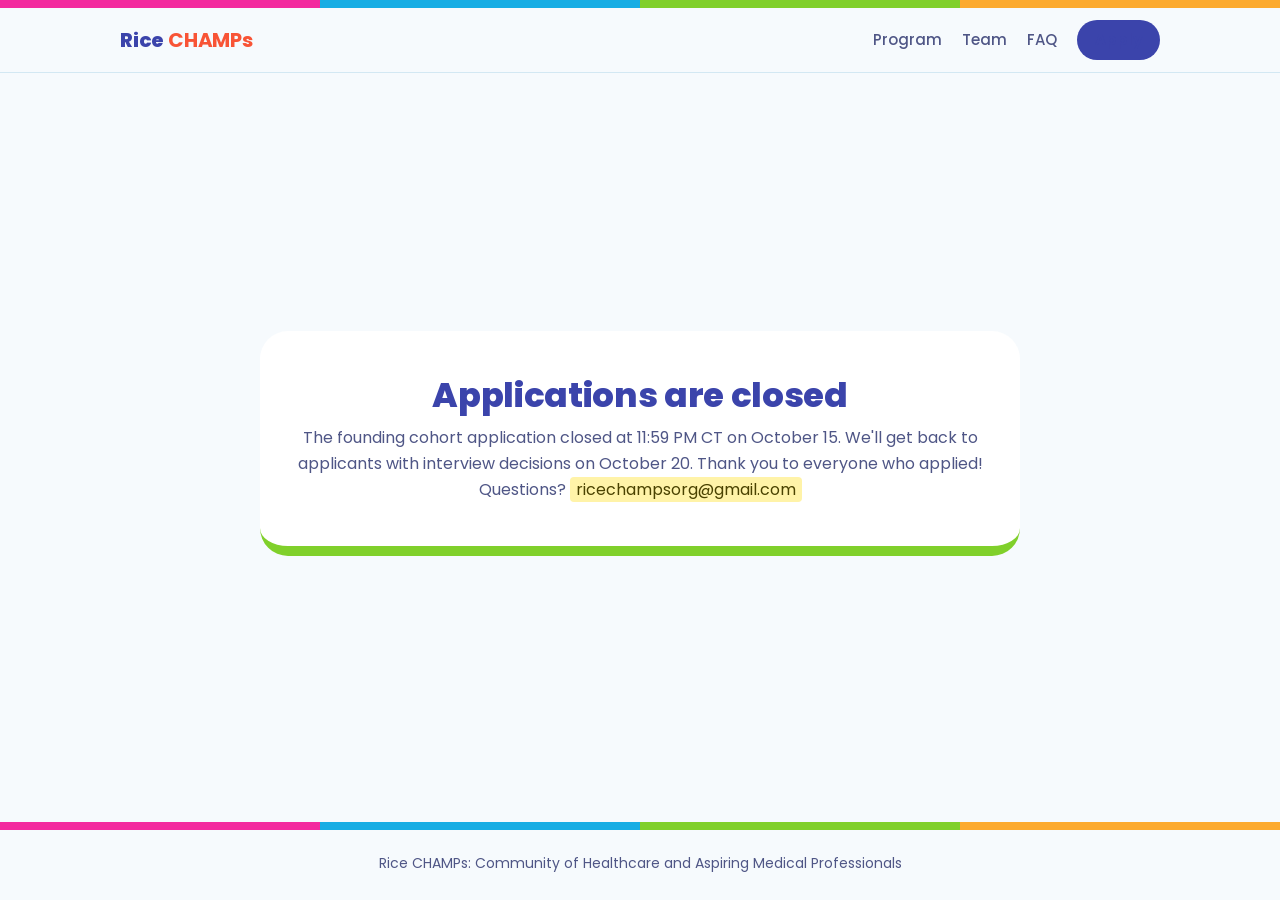
<file: apply.html>
<!DOCTYPE html>
<html lang="en">
<head>
<meta charset="utf-8">
<meta name="viewport" content="width=device-width, initial-scale=1, viewport-fit=cover">
<title>Apply | Rice CHAMPs</title>
<meta name="description" content="Apply to the Rice CHAMPs founding cohort by October 15.">
<meta property="og:title" content="Apply | Rice CHAMPs">
<meta property="og:description" content="Apply to the Rice CHAMPs founding cohort by October 15.">
<link rel="icon" type="image/png" href="logo.png">
<link rel="preconnect" href="https://fonts.googleapis.com">
<link rel="preconnect" href="https://fonts.gstatic.com" crossorigin>
<link href="https://fonts.googleapis.com/css2?family=Poppins:wght@400;500;600;700;800&display=swap" rel="stylesheet">
<link rel="stylesheet" href="style.css">
<style>
/* Sticky footer: footer sits at the bottom of the viewport even on short pages */
body{min-height:100vh;min-height:100dvh;display:flex;flex-direction:column}
body>*{flex-shrink:0}
body>main{flex:1 0 auto}
/* Closed state: hide the hero and center the closed card horizontally and vertically */
body.is-closed>main{display:flex;align-items:center;justify-content:center}
body.is-closed>main>.wrap{width:100%}
body.is-closed .hero{display:none}
body.is-closed #closed{margin-left:auto;margin-right:auto}
</style>
</head>
<body>
<div class="stripe"></div>
<header class="nav"><div class="wrap">
<a class="brand" href="index.html">Rice <b>CHAMPs</b></a>
<nav><a href="program.html">Program</a><a href="team.html">Team</a><a href="faq.html">FAQ</a><a class="pill" href="apply.html" aria-current="page">Apply</a></nav>
</div></header>
<main>
<div class="wrap">
<div class="hero small">
<h1 id="heroTitle">Rice CHAMPs Founding Cohort Application</h1>
<div class="chips" id="heroChips" style="margin:0 0 14px"><span class="chip">Due October 15</span><span class="chip">Interviews October 20</span><span class="chip">Decisions October 25</span></div>
<p class="sub" id="heroSub">Takes about 10 minutes. Volunteer at Children’s Memorial Hermann, TIRR Memorial Hermann, or rank both.</p>
</div>

<section class="formwrap">
<form id="app" novalidate>
<fieldset>
<legend>Which roles would you like to join?</legend>
<p class="hint">Select all that apply.</p>
<div class="tiles" id="roles">
<label class="tile"><input type="checkbox" name="role" value="Pediatric Volunteer" data-k="vol"><span class="box"><span><b>Volunteer</b><small>CMH: 4 hrs/week. TIRR Memorial Hermann: 3 hrs/week</small></span><i>&#10003;</i></span></label>
<label class="tile"><input type="checkbox" name="role" value="Education Committee" data-k="edu"><span class="box"><span><b>Education Committee</b><small>1 to 2 hrs/week</small></span><i>&#10003;</i></span></label>
<label class="tile"><input type="checkbox" name="role" value="Outreach Committee" data-k="out"><span class="box"><span><b>Outreach Committee</b><small>1 to 2 hrs/week</small></span><i>&#10003;</i></span></label>
<label class="tile"><input type="checkbox" name="role" value="Socials Committee" data-k="soc"><span class="box"><span><b>Socials Committee</b><small>1 to 2 hrs/week</small></span><i>&#10003;</i></span></label>
</div>
<p class="err" id="roleerr" role="alert"></p>
</fieldset>

<fieldset class="sec" data-show="vol">
<legend>Which volunteer program?</legend>
<p class="hint">Choose one program, or rank both. You'll receive one placement, based on your interview, your ranking, and each hospital's capacity.</p>
<div class="tiles" id="programs">
<label class="tile"><input type="radio" name="program" value="CMH Only" data-p="cmh" data-req><span class="box"><span><b>CMH only</b><small>Children's Memorial Hermann. Two 2-hour shifts, Mon to Sat, 9 AM to 7 PM</small></span><i>&#10003;</i></span></label>
<label class="tile"><input type="radio" name="program" value="TIRR MH Only" data-p="tirr" data-req><span class="box"><span><b>TIRR Memorial Hermann only</b><small>One 3-hour shift, Mon to Sun. In-patient 9 AM to 8 PM, Therapy Gym 9 AM to 4 PM</small></span><i>&#10003;</i></span></label>
<label class="tile"><input type="radio" name="program" value="Both, CMH First Choice" data-p="both" data-req><span class="box"><span><b>Both, CMH first choice</b><small>I'd be happy with either program</small></span><i>&#10003;</i></span></label>
<label class="tile"><input type="radio" name="program" value="Both, TIRR MH First Choice" data-p="both" data-req><span class="box"><span><b>Both, TIRR Memorial Hermann first choice</b><small>I'd be happy with either program</small></span><i>&#10003;</i></span></label>
</div>
<p class="err" id="progerr" role="alert"></p>
</fieldset>

<fieldset>
<legend>About you</legend>
<p class="hint">&nbsp;</p>
<div class="grid2">
<label class="f"><span class="n">Name (First and Last)</span><input id="f-name" required autocomplete="name"></label>
<label class="f"><span class="n">Rice Email</span><input id="f-email" type="email" required autocomplete="email"></label>
<label class="f"><span class="n">College and Expected Graduation Date</span><input id="f-year" required placeholder="e.g. Baker, May 2029"></label>
<label class="f"><span class="n">Phone number</span><input id="f-phone" type="tel" required autocomplete="tel"></label>
</div>
<label class="f" style="margin-top:14px"><span class="n">Major(s) and Minor(s)</span><input id="f-major" required></label>
</fieldset>

<fieldset>
<legend>Your answers</legend>
<p class="hint">Short answers are great. Word limits are shown under each box.</p>
<div class="qs">
<label class="f"><span class="n">Why are you interested in joining Rice CHAMPs? (150 words max)</span><textarea id="f-why" required data-max="150"></textarea></label>
<div class="cq" data-show="cmh" style="--c:var(--pink)">
<p class="lbl" style="font-size:17px">CMH volunteer questions</p>
<fieldset class="yn"><legend class="n">CMH shifts: Mon to Sat, 9 AM to 7 PM. Can you commit to two 2-hour shifts per week in spring semester?</legend>
<label class="chk"><input type="radio" name="cmhok" value="Yes" data-req><span>Yes</span></label>
<label class="chk"><input type="radio" name="cmhok" value="No" data-req><span>No</span></label></fieldset>
<label class="f"><span class="n">The CMH program focuses on providing companionship, comfort, and emotional support to children and their families. Describe a time when you helped someone feel supported during a difficult or stressful situation. (150 words max)</span><textarea id="f-supported" data-req data-max="150"></textarea></label>
</div>

<div class="cq" data-show="tirr" style="--c:var(--blue)">
<p class="lbl" style="font-size:17px">TIRR Memorial Hermann volunteer questions</p>
<fieldset class="yn"><legend class="n">TIRR MH shifts: Mon to Sun, 9 AM to 8 PM for in-patient shifts and 9 AM to 4 PM for Therapy Gym shifts. Can you commit to one 3-hour shift per week in spring semester?</legend>
<label class="chk"><input type="radio" name="tirrok" value="Yes" data-req><span>Yes</span></label>
<label class="chk"><input type="radio" name="tirrok" value="No" data-req><span>No</span></label></fieldset>
<label class="f"><span class="n">The TIRR MH program focuses on supporting patients and families through the long, often unpredictable process of rehabilitation after a serious injury or illness. Describe a time when you stayed patient and supportive while someone worked through a slow or discouraging process, and what you learned from it. (150 words max)</span><textarea id="f-tirrwhy" data-req data-max="150"></textarea></label>
</div>
<div class="cq" data-show="edu" style="--c:var(--blue)"><label class="f"><span class="n">Education Committee: Why are you interested, and what would you bring? (100 words max)</span><textarea data-req data-max="100"></textarea></label></div>
<div class="cq" data-show="out" style="--c:var(--green)"><label class="f"><span class="n">Outreach Committee: Why are you interested, and what would you bring? (100 words max)</span><textarea data-req data-max="100"></textarea></label></div>
<div class="cq" data-show="soc" style="--c:var(--orange)"><label class="f"><span class="n">Socials Committee: Why are you interested, and what would you bring? (100 words max)</span><textarea data-req data-max="100"></textarea></label></div>
<label class="f"><span class="n">List any extracurriculars or commitments you have this year.</span><textarea id="f-extra" required></textarea></label>
</div>
</fieldset>

<div style="text-align:center"><p class="err" id="submiterr" role="alert"></p><button class="btn" id="sendbtn" type="submit">Submit application</button></div>
</form>

<div class="thanks" id="thanks" role="status">
<h2>Thanks for applying!</h2>
<p>We’ll be in touch about interviews, which take place on October 20.<br>Questions? <span class="ph">ricechampsorg@gmail.com</span></p>
</div>

<div class="thanks" id="closed" role="status">
<h2>Applications are closed</h2>
<p>The founding cohort application closed at 11:59 PM CT on October 15. We'll get back to applicants with interview decisions on October 20. Thank you to everyone who applied!<br>Questions? <span class="ph">ricechampsorg@gmail.com</span></p>
</div>
</section>
</div>
</main>
<footer>
<div class="stripe"></div>
<div class="wrap">Rice CHAMPs: Community of Healthcare and Aspiring Medical Professionals</div>
</footer>
<script>
(function(){
/* Google Form connection. To point this page at a different form, change FORM_ID and the entry numbers in E.
   Entries that still say REPLACE are skipped on submit (see the README). */
var FORM_ID="1FAIpQLSfZivrpBeLIXBJGRTUkiM7w1sM0OLi4kdmDIhiNzU_HVJN_ig";
var POST_URL="https://docs.google.com/forms/d/e/"+FORM_ID+"/formResponse";
var VIEW_URL="https://docs.google.com/forms/d/e/"+FORM_ID+"/viewform";
var E={name:"entry.2005620554",email:"entry.1045781291",year:"entry.1065046570",phone:"entry.1166974658",major:"entry.839337160",roles:"entry.304485123",why:"entry.699560844",supported:"entry.2024790593",committees:"entry.376921666",extra:"entry.1954516655",
  program:"entry.343172520",cmhOk:"entry.890482014",tirrOk:"entry.2093796959",tirrWhy:"entry.489434499"};

var form=document.getElementById('app'),boxes=[].slice.call(form.querySelectorAll('input[name=role]')),
    radios=[].slice.call(form.querySelectorAll('input[name=program]')),
    err=document.getElementById('roleerr'),perr=document.getElementById('progerr'),serr=document.getElementById('submiterr'),btn=document.getElementById('sendbtn');

/* Application deadline: 12:00 AM Central Time on October 16, 2026 (CDT, UTC-5). */
var DEADLINE=new Date('2026-10-16T00:00:00-05:00').getTime();
var closedBox=document.getElementById('closed');
function isClosed(){return Date.now()>=DEADLINE}
function closeApp(){
  form.style.display='none';
  document.getElementById('thanks').classList.remove('on');
  closedBox.classList.add('on');
  document.body.classList.add('is-closed');
  window.scrollTo(0,0);
}
function check(){if(isClosed())closeApp()}
check();
if(!isClosed()){
  setInterval(check,15000);
  /* Background tabs throttle timers, so also re-check the moment someone returns to the tab */
  document.addEventListener('visibilitychange',check);
  window.addEventListener('focus',check);
  window.addEventListener('pageshow',check);
}

function words(s){s=s.trim();return s?s.split(/\s+/).length:0}
function val(id){return document.getElementById(id).value.trim()}
function picked(k){return boxes.some(function(b){return b.dataset.k===k&&b.checked})}
function program(){var r=radios.filter(function(x){return x.checked})[0];return r?r.value:''}
function checked(n){var r=form.querySelector('input[name='+n+']:checked');return r?r.value:''}
function pk(){var r=radios.filter(function(x){return x.checked})[0];return r?r.dataset.p:''}

[].slice.call(form.querySelectorAll('textarea[data-max]')).forEach(function(t){
  var max=+t.dataset.max,c=document.createElement('span');c.className='wc';t.parentNode.appendChild(c);
  function upd(){var n=words(t.value);c.textContent=n+' / '+max+' words';c.classList.toggle('over',n>max)}
  t.addEventListener('input',upd);upd();
});

function sync(){
  var vol=picked('vol'),p=pk();
  var on={vol:vol,cmh:vol&&(p==='cmh'||p==='both'),tirr:vol&&(p==='tirr'||p==='both'),
          edu:picked('edu'),out:picked('out'),soc:picked('soc')};
  [].slice.call(form.querySelectorAll('[data-show]')).forEach(function(el){
    var show=on[el.dataset.show];
    el.classList.toggle('on',show);
    [].slice.call(el.querySelectorAll('[data-req]')).forEach(function(f){f.required=show});
  });
  if(boxes.some(function(b){return b.checked}))err.textContent='';
  if(p)perr.textContent='';
}
boxes.forEach(function(b){b.addEventListener('change',sync)});
radios.forEach(function(r){r.addEventListener('change',sync)});
sync();

form.addEventListener('submit',function(e){
  e.preventDefault();serr.textContent='';
  if(isClosed()){closeApp();return;}
  var chosen=boxes.filter(function(b){return b.checked});
  if(!chosen.length){err.textContent='Select at least one role to continue.';document.getElementById('roles').scrollIntoView({behavior:'smooth',block:'center'});return;}
  if(picked('vol')&&!program()){perr.textContent='Choose a volunteer program, or rank both.';document.getElementById('programs').scrollIntoView({behavior:'smooth',block:'center'});return;}
  if(!form.checkValidity()){form.reportValidity();return;}
  var tooLong=[].slice.call(form.querySelectorAll('textarea[data-max]')).filter(function(t){return t.offsetParent!==null&&words(t.value)>+t.dataset.max});
  if(tooLong.length){serr.textContent='One or more answers are over the word limit. Please shorten them and try again.';tooLong[0].focus();return;}

  var p=new URLSearchParams();
  function add(k,v){if(E[k]&&E[k].indexOf('REPLACE')===-1)p.append(E[k],v);else console.warn('Form entry not set up yet, skipped:',k)}
  add('name',val('f-name'));add('email',val('f-email'));add('year',val('f-year'));
  add('phone',val('f-phone'));add('major',val('f-major'));
  chosen.forEach(function(b){add('roles',b.value)});
  add('why',val('f-why'));
  if(picked('vol')){
    var prog=pk();
    add('program',program());
    if(prog==='cmh'||prog==='both'){
      add('cmhOk',checked('cmhok'));
      add('supported',val('f-supported'));
    }
    if(prog==='tirr'||prog==='both'){
      add('tirrOk',checked('tirrok'));
      add('tirrWhy',val('f-tirrwhy'));
    }
  }
  var parts=[];
  chosen.forEach(function(b){
    if(b.dataset.k==='vol')return;
    var t=form.querySelector('.cq[data-show="'+b.dataset.k+'"] textarea').value.trim();
    parts.push(b.value+': '+t);
  });
  if(parts.length)add('committees',parts.join('\n\n'));
  add('extra',val('f-extra'));

  btn.disabled=true;btn.textContent='Sending...';
  fetch(POST_URL,{method:'POST',mode:'no-cors',body:p}).then(function(){
    form.style.display='none';
    var t=document.getElementById('thanks');t.classList.add('on');t.scrollIntoView({behavior:'smooth',block:'center'});
  }).catch(function(){
    btn.disabled=false;btn.textContent='Submit application';
    serr.innerHTML='Something went wrong sending your application. Please try again, or <a href="'+VIEW_URL+'">apply through our backup form</a>.';
  });
});
})();
</script>
</body>
</html>
</file>
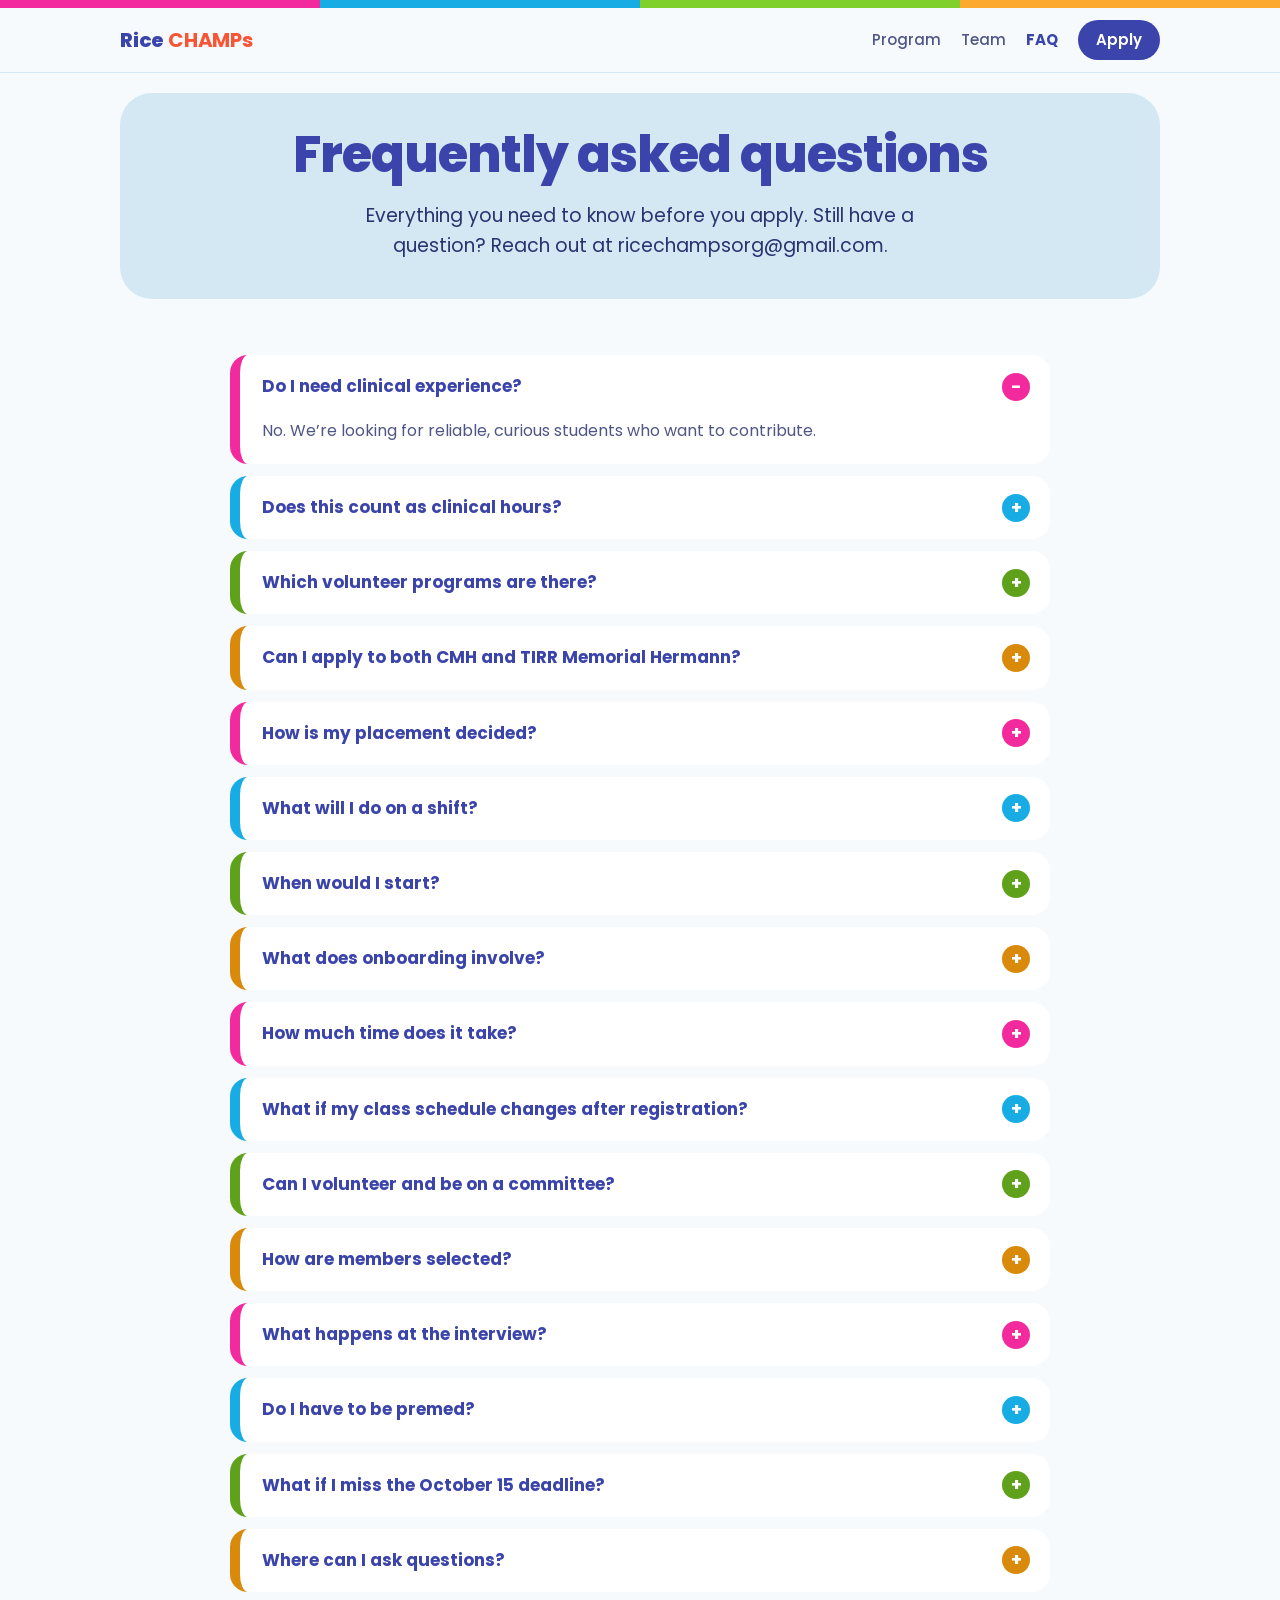
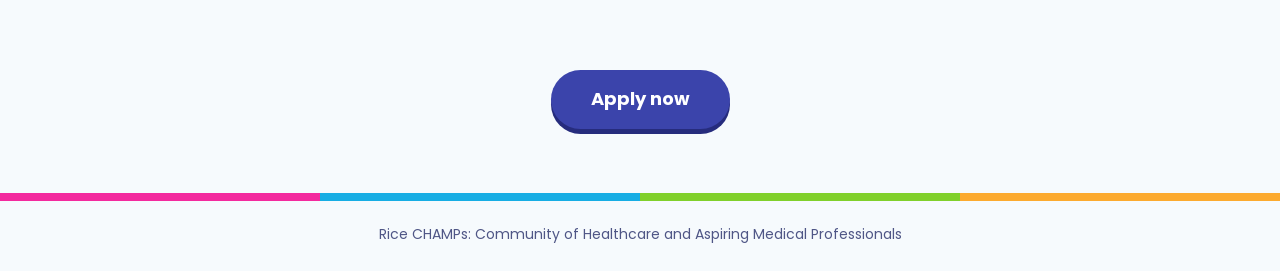
<file: faq.html>
<!DOCTYPE html>
<html lang="en">
<head>
<meta charset="utf-8">
<meta name="viewport" content="width=device-width, initial-scale=1, viewport-fit=cover">
<title>FAQ | Rice CHAMPs</title>
<meta name="description" content="Answers to common questions about applying to Rice CHAMPs.">
<meta property="og:title" content="FAQ | Rice CHAMPs">
<meta property="og:description" content="Answers to common questions about applying to Rice CHAMPs.">
<link rel="icon" type="image/png" href="logo.png">
<link rel="preconnect" href="https://fonts.googleapis.com">
<link rel="preconnect" href="https://fonts.gstatic.com" crossorigin>
<link href="https://fonts.googleapis.com/css2?family=Poppins:wght@400;500;600;700;800&display=swap" rel="stylesheet">
<link rel="stylesheet" href="style.css">
</head>
<body>
<div class="stripe"></div>
<header class="nav"><div class="wrap">
<a class="brand" href="index.html">Rice <b>CHAMPs</b></a>
<nav><a href="program.html">Program</a><a href="team.html">Team</a><a href="faq.html" aria-current="page">FAQ</a><a class="pill" href="apply.html">Apply</a></nav>
</div></header>
<main>
<div class="wrap">
<div class="hero small">
<h1>Frequently asked questions</h1>
<p class="sub">Everything you need to know before you apply. Still have a question? Reach out at ricechampsorg@gmail.com.</p>
</div>
<section>
<div class="faq"><details open><summary>Do I need clinical experience?</summary><div class="ans"><p>No. We’re looking for reliable, curious students who want to contribute.</p></div></details><details><summary>Does this count as clinical hours?</summary><div class="ans"><p>Yes, you can write that these are clinical hours on your resume, but be honest. Only say you did patient-facing volunteering, not that you gave medical care or medical advice.</p></div></details><details><summary>Which volunteer programs are there?</summary><div class="ans"><p>Two this spring: pediatric volunteering at Children’s Memorial Hermann (CMH), and volunteering at TIRR Memorial Hermann, a rehabilitation setting. Both are in the Texas Medical Center.</p></div></details><details><summary>Can I apply to both CMH and TIRR Memorial Hermann?</summary><div class="ans"><p>Yes. There is one application. You can choose one program, or rank both in order of preference. You can only volunteer with one program, so you’ll receive one offer.</p></div></details><details><summary>How is my placement decided?</summary><div class="ans"><p>After interviews, we place each student in a single program based on the interview, your ranking, and each hospital’s capacity. If you ranked both, you may be placed in either one.</p></div></details><details><summary>What will I do on a shift?</summary><div class="ans"><p>At CMH, you spend your whole shift with pediatric patients: talking with them, playing with them, and being a source of support. At TIRR Memorial Hermann, you’ll volunteer with patients in a rehabilitation setting, and we’ll share more details as onboarding begins. Training and orientation prepare you before you start.</p></div></details><details><summary>When would I start?</summary><div class="ans"><p>Committee members start right after decisions on October 25. Volunteers complete about two months of onboarding this fall and begin at their hospital next semester.</p></div></details><details><summary>What does onboarding involve?</summary><div class="ans"><p>Vaccinations, HIPAA clearance, volunteer training, and orientation, the same for CMH and TIRR Memorial Hermann. It takes about two months. We guide you through every step alongside the hospital, and you’ll get a clear checklist when you’re accepted.</p></div></details><details><summary>How much time does it take?</summary><div class="ans"><p>CMH volunteers give 4 hours per week, in two 2-hour shifts, Monday to Saturday between 9 AM and 7 PM. TIRR Memorial Hermann volunteers give 3 hours per week, in one 3-hour shift, any day: 9 AM to 8 PM for in-patient shifts or 9 AM to 4 PM for Therapy Gym shifts. Committee members give about 1 to 2 hours per week.</p></div></details><details><summary>What if my class schedule changes after registration?</summary><div class="ans"><p>Shifts are flexible within each hospital’s hours, so you can build your schedule around them. Spring registration opens November 1, and volunteering is a weekly commitment, so pick times you can keep all semester. The application asks you to confirm you can commit to the weekly shifts.</p></div></details><details><summary>Can I volunteer and be on a committee?</summary><div class="ans"><p>Yes, and many members do both. It isn’t required.</p></div></details><details><summary>How are members selected?</summary><div class="ans"><p>Volunteer spots are determined each semester based on each hospital’s capacity, and each committee is a small team of about 3 to 4 people. Interviews are on October 20 and decisions go out October 25. If you applied for more than one role, your interview covers each one.</p></div></details><details><summary>What happens at the interview?</summary><div class="ans"><p>A conversation. We’ll ask about working with patients if you applied to volunteer, and a few questions about each committee you chose.</p></div></details><details><summary>Do I have to be premed?</summary><div class="ans"><p>No. You do not have to be premed. You just need to be passionate and reliable.</p></div></details><details><summary>What if I miss the October 15 deadline?</summary><div class="ans"><p>You can apply in the next application cycle for the Fall semester when we open those applications.</p></div></details><details><summary>Where can I ask questions?</summary><div class="ans"><p>Email us at <span class="ph">ricechampsorg@gmail.com</span>. Missed our general body meeting? <a href="https://docs.google.com/presentation/d/1L2GHrSH2A7HpLSrIoXoVSB7LufUZ7RZIQtlvrhxeYoc/edit?usp=sharing" target="_blank" rel="noopener">View the slides</a>.</p></div></details></div>
</section>
<section class="apply-cta">
<p></p>
<a class="btn" href="apply.html">Apply now</a>
</section>
</div>
</main>
<footer>
<div class="stripe"></div>
<div class="wrap">Rice CHAMPs: Community of Healthcare and Aspiring Medical Professionals</div>
</footer>
</body>
</html>
</file>
<file: style.css>
/* Rice CHAMPs site styles. Brand colors and fonts live in :root at the top. */
:root{--bg:#f6fafd;--surface:#fff;--text:#232a63;--muted:#4f5686;--head:#3b44ab;--line:#d3e8f3;
--pink:#f32a9e;--blue:#17ade4;--green:#80d02b;--orange:#fcaa2f;--red:#f85436;--indigo:#3b44ab;
box-sizing:border-box;padding-top:env(safe-area-inset-top,0px);padding-bottom:env(safe-area-inset-bottom,0px);}
@media (prefers-color-scheme:dark){:root:not([data-theme="light"]){--bg:#12163a;--surface:#1c2150;--text:#e9ecff;--muted:#b6bbe6;--head:#b9bfff;--line:#2c3270}}
:root[data-theme="dark"]{--bg:#12163a;--surface:#1c2150;--text:#e9ecff;--muted:#b6bbe6;--head:#b9bfff;--line:#2c3270}
html{scroll-padding-top:calc(env(safe-area-inset-top,0px) + 72px);scroll-behavior:smooth}
*,*::before,*::after{box-sizing:border-box}
body{margin:0;background:var(--bg);color:var(--text);font-family:'Poppins',system-ui,-apple-system,'Segoe UI',Roboto,sans-serif;line-height:1.6;font-size:16px}
a{color:inherit}
:focus-visible{outline:3px solid var(--blue);outline-offset:3px;border-radius:6px}
.stripe{height:8px;background:linear-gradient(90deg,var(--pink) 0 25%,var(--blue) 25% 50%,var(--green) 50% 75%,var(--orange) 75%)}
.wrap{max-width:1080px;margin:0 auto;padding:0 20px}
header.nav{position:sticky;top:env(safe-area-inset-top,0px);z-index:5;background:var(--bg);border-bottom:1px solid var(--line)}
header.nav .wrap{display:flex;align-items:center;justify-content:space-between;gap:16px;height:64px}
.brand{font-weight:800;font-size:20px;color:var(--head);text-decoration:none;letter-spacing:-.01em}
.brand b{color:var(--red)}
nav{display:flex;align-items:center;gap:20px;font-weight:500;font-size:15px}
nav a{text-decoration:none;color:var(--muted)}
nav a:hover{color:var(--head)}
nav a.pill{background:var(--indigo);color:#fff;padding:8px 18px;border-radius:999px;font-weight:600}
nav a.pill:hover{background:var(--pink);color:#fff}
@media(max-width:600px){
header.nav{position:static}
header.nav .wrap{height:auto;flex-wrap:wrap;justify-content:center;gap:6px 16px;padding-top:10px;padding-bottom:10px}
nav{width:100%;justify-content:center;gap:18px;font-size:14px}
nav a.pill{padding:6px 16px}
}
.hero{background:#d3e8f3;color:#232a63;border-radius:32px;margin:20px auto 0;max-width:1080px;padding:40px 24px 44px;text-align:center}
.hero img{width:min(240px,60vw);height:auto;display:block;margin:0 auto 8px}
.hero h1{font-size:clamp(28px,5vw,50px);line-height:1.15;font-weight:800;letter-spacing:-.02em;color:#3b44ab;margin:14px auto 16px;max-width:820px}
.hero p.sub{font-size:clamp(16px,2vw,19px);max-width:620px;margin:0 auto 22px;color:#2b3270}
.chips{display:flex;flex-wrap:wrap;gap:10px;justify-content:center;margin-bottom:26px}
.chip{padding:7px 16px;border-radius:999px;font-weight:600;font-size:14px;color:#1a1f4d}
.chip:nth-child(1){background:#ff9fd3}.chip:nth-child(2){background:#8fdcff}.chip:nth-child(3){background:#fdd08a}
.btn{display:inline-block;background:#3b44ab;color:#fff;text-decoration:none;font-weight:700;font-size:18px;padding:15px 40px;border-radius:999px;border:0;cursor:pointer;font-family:inherit;box-shadow:0 5px 0 #262c7d;transition:transform .12s,box-shadow .12s}
.btn:hover{transform:translateY(2px);box-shadow:0 3px 0 #262c7d}
.hero .meet{margin:24px auto 0;font-size:15px;color:#2b3270;max-width:560px}
section{padding:56px 0 0}
h2{font-size:clamp(24px,3.5vw,34px);line-height:1.2;font-weight:800;color:var(--head);margin:0 0 20px;letter-spacing:-.01em}
.trio{display:grid;grid-template-columns:repeat(3,1fr);gap:18px;margin-top:32px}
.fact{background:var(--surface);border-radius:20px;padding:22px 22px 26px;border-bottom:8px solid var(--c)}
.fact h3{margin:0 0 6px;font-size:18px;font-weight:700;color:var(--c)}
.fact p{margin:0;color:var(--muted);font-size:15px}
.fact:nth-child(1){--c:var(--pink)}.fact:nth-child(2){--c:var(--blue)}.fact:nth-child(3){--c:#5fa11a}
@media(prefers-color-scheme:dark){:root:not([data-theme="light"]) .fact:nth-child(3){--c:var(--green)}}
.roles{display:grid;gap:14px}
.role{display:grid;grid-template-columns:auto 1fr;gap:0 18px;align-items:start;background:var(--surface);border-radius:20px;padding:20px 22px;border-left:10px solid var(--c)}
.role h3{margin:0;font-size:19px;font-weight:700;color:var(--head)}
.role p{margin:4px 0 0;color:var(--muted);font-size:15px}
.role .hrs{grid-row:1/3;grid-column:2;justify-self:end}
.role{grid-template-columns:1fr auto}
.role .hrs{grid-column:2;grid-row:1;font-weight:600;font-size:13px;background:var(--line);color:var(--head);padding:4px 12px;border-radius:999px;white-space:nowrap}
.role p{grid-column:1/-1}
.role:nth-child(1){--c:var(--pink)}.role:nth-child(2){--c:var(--blue)}.role:nth-child(3){--c:var(--green)}.role:nth-child(4){--c:var(--orange)}.role:nth-child(5){--c:var(--red)}
.steps{list-style:none;margin:0;padding:0;display:grid;grid-template-columns:repeat(5,1fr);gap:14px;position:relative}
.steps::before{content:"";position:absolute;left:10%;right:10%;top:13px;height:4px;background:var(--line);border-radius:4px}
.steps li{position:relative;text-align:center;padding-top:40px}
.steps li::before{content:"";position:absolute;top:4px;left:50%;transform:translateX(-50%);width:22px;height:22px;border-radius:50%;background:var(--c);border:4px solid var(--bg)}
.steps li:nth-child(1){--c:var(--pink)}.steps li:nth-child(2){--c:var(--blue)}.steps li:nth-child(3){--c:var(--green)}.steps li:nth-child(4){--c:var(--orange)}.steps li:nth-child(5){--c:var(--red)}
.steps strong{display:block;font-size:17px;color:var(--head);font-weight:700}
.steps span{font-size:14px;color:var(--muted);display:block;line-height:1.45;margin-top:2px}
.note{margin:26px 0 0;font-weight:500;color:var(--muted);max-width:640px}
@media(max-width:760px){.trio{grid-template-columns:1fr}
.steps{grid-template-columns:1fr;gap:18px}.steps::before{left:11px;right:auto;top:8px;bottom:8px;width:4px;height:auto}
.steps li{text-align:left;padding:0 0 0 44px}.steps li::before{left:0;top:2px;transform:none}}
.founding{max-width:700px}
.founding p{font-size:18px;margin:0;color:var(--text)}
.gbm{background:#3b44ab;color:#fff;border-radius:32px;padding:38px 24px;text-align:center;margin-top:56px}
.gbm small{display:block;color:#fcaa2f;font-weight:600;font-size:15px}
.gbm .date{font-size:clamp(28px,5vw,44px);font-weight:800;line-height:1.15;margin:6px 0 4px}
.gbm .time{font-weight:600;font-size:18px}
.gbm p{margin:12px auto 0;max-width:520px;color:#dfe2ff;font-size:15px}
.close{text-align:center}
.close p{color:var(--muted);margin:0 0 22px}
.email{display:flex;flex-wrap:wrap;gap:10px;justify-content:center;margin-top:34px}
.email input{font:inherit;padding:12px 20px;border-radius:999px;border:2px solid var(--line);background:var(--surface);color:var(--text);min-width:min(300px,100%)}
.email button{font:inherit;font-weight:600;padding:12px 24px;border-radius:999px;border:2px solid var(--indigo);background:transparent;color:var(--head);cursor:pointer}
.email button:hover{background:var(--indigo);color:#fff}
footer{margin-top:64px}
footer .wrap{padding:22px 20px 26px;text-align:center;color:var(--muted);font-size:14px}
@media(prefers-reduced-motion:reduce){*{transition:none!important;scroll-behavior:auto!important}}

nav a[aria-current]{color:var(--head);font-weight:700}
.hero.small{padding:34px 24px 38px}
.hero.small h1{margin-top:0}
.hero.small p.sub{margin-bottom:0}
.rolecard{background:var(--surface);border-radius:22px;padding:24px 26px;border-left:10px solid var(--c);display:grid;gap:6px}
.rolecard .top{display:flex;flex-wrap:wrap;justify-content:space-between;gap:8px 16px;align-items:center}
.rolecard h3{margin:0;font-size:21px;font-weight:700;color:var(--head)}
.rolecard .hrs{font-weight:600;font-size:13px;background:var(--line);color:var(--head);padding:4px 12px;border-radius:999px;white-space:nowrap}
.rolecard p{margin:0;color:var(--muted);max-width:68ch}
.rolecard .tag{font-weight:600;font-size:14px;color:var(--c)}
.rolecard:nth-of-type(1){--c:var(--pink)}.rolecard:nth-of-type(2){--c:var(--blue)}.rolecard:nth-of-type(3){--c:#5fa11a}.rolecard:nth-of-type(4){--c:#d98a0b}.rolecard:nth-of-type(5){--c:var(--red)}
@media(prefers-color-scheme:dark){:root:not([data-theme="light"]) .rolecard:nth-of-type(3){--c:var(--green)}:root:not([data-theme="light"]) .rolecard:nth-of-type(4){--c:var(--orange)}}
.lead{font-size:18px;max-width:68ch;margin:0 0 6px}
.checks{list-style:none;margin:20px 0 0;padding:0;display:grid;grid-template-columns:repeat(2,1fr);gap:14px}
.checks li{background:var(--surface);border-radius:18px;padding:16px 18px 16px 58px;position:relative;font-weight:600;color:var(--head)}
.checks li::before{content:"\2713";position:absolute;left:16px;top:50%;transform:translateY(-50%);width:30px;height:30px;border-radius:50%;background:var(--c);color:#fff;display:grid;place-items:center;font-weight:800;font-size:16px}
.checks li:nth-child(1){--c:var(--pink)}.checks li:nth-child(2){--c:var(--blue)}.checks li:nth-child(3){--c:#5fa11a}.checks li:nth-child(4){--c:#d98a0b}
@media(max-width:600px){.checks{grid-template-columns:1fr}}
.gbm.left{text-align:left}
.gbm.left h2{color:#fff;margin:0 0 12px}
.gbm.left p{margin:0;max-width:62ch;color:#e6e8ff;font-size:17px}
.apply-cta{text-align:center}
.apply-cta p{color:var(--muted);margin:0 0 22px}

.hero.story p.sub{margin:0 auto 14px;max-width:640px;font-size:clamp(17px,2.2vw,20px)}
.hero.story p.sub:last-child{margin-bottom:0;font-weight:600;color:#3b44ab}
.team{display:grid;grid-template-columns:repeat(3,1fr);gap:18px}
.person{background:var(--surface);border-radius:22px;padding:26px 22px 28px;text-align:center;border-bottom:8px solid var(--c)}
.person .photo{width:120px;height:120px;border-radius:50%;margin:0 auto 16px;border:4px dashed var(--c);display:grid;place-items:center;color:var(--muted);font-size:14px;font-weight:500;background:var(--bg);overflow:hidden}
.person .photo.has img{width:100%;height:100%;object-fit:cover;display:block}
.person h3{margin:0;font-size:20px;font-weight:700;color:var(--head)}
.person .role-t{font-weight:600;font-size:14px;color:var(--c);margin:2px 0 10px}
.person p{margin:0;color:var(--muted);font-size:15px}
.person:nth-child(1){--c:var(--pink)}.person:nth-child(2){--c:var(--blue)}.person:nth-child(3){--c:#5fa11a}
@media(prefers-color-scheme:dark){:root:not([data-theme="light"]) .person:nth-child(3){--c:var(--green)}}
@media(max-width:760px){.team{grid-template-columns:1fr}}
.contact{display:flex;flex-wrap:wrap;gap:12px}
.contact span{background:var(--surface);border-radius:999px;padding:10px 22px;font-weight:600;color:var(--head);border:2px solid var(--line)}
.contact-btn{display:inline-flex;align-items:center;gap:8px;min-height:44px;background:var(--indigo);color:#fff;text-decoration:none;font-weight:600;padding:10px 22px;border-radius:999px;box-shadow:0 4px 0 #262c7d;transition:transform .12s,box-shadow .12s}
.contact-btn:hover{transform:translateY(2px);box-shadow:0 2px 0 #262c7d}
.contact > span{display:flex;align-items:center}

.faq{display:grid;gap:12px;max-width:820px;margin:0 auto}
.faq details{background:var(--surface);border-radius:18px;border-left:10px solid var(--c);overflow:hidden}
.faq summary{list-style:none;cursor:pointer;padding:18px 56px 18px 22px;font-weight:700;font-size:17px;color:var(--head);position:relative}
.faq summary::-webkit-details-marker{display:none}
.faq summary::after{content:"+";position:absolute;right:20px;top:50%;transform:translateY(-50%);width:28px;height:28px;border-radius:50%;background:var(--c);color:#fff;display:grid;place-items:center;font-weight:700;font-size:18px;line-height:1}
.faq details[open] summary::after{content:"\2212"}
.faq .ans{padding:0 22px 20px;color:var(--muted);max-width:66ch}
.faq .ans p{margin:0}
.faq details:nth-child(4n+1){--c:var(--pink)}.faq details:nth-child(4n+2){--c:var(--blue)}.faq details:nth-child(4n+3){--c:#5fa11a}.faq details:nth-child(4n+4){--c:#d98a0b}
@media(prefers-color-scheme:dark){:root:not([data-theme="light"]) .faq details:nth-child(4n+3){--c:var(--green)}:root:not([data-theme="light"]) .faq details:nth-child(4n+4){--c:var(--orange)}}
.ph{background:#fff3a8;color:#4a4200;padding:1px 6px;border-radius:4px}

.formwrap{max-width:760px;margin:0 auto}
fieldset{border:0;margin:0 0 34px;padding:0;min-width:0}
legend,.lbl{font-size:20px;font-weight:800;color:var(--head);margin:0 0 4px;padding:0;display:block}
.hint{color:var(--muted);font-size:14px;margin:0 0 14px}
.tiles{display:grid;gap:12px}
.tile{display:block;position:relative;cursor:pointer}
.tile input{position:absolute;opacity:0;inset:0;width:100%;height:100%;margin:0;cursor:pointer}
.tile span.box{display:flex;align-items:center;justify-content:space-between;gap:12px;background:var(--surface);border:3px solid var(--line);border-left:10px solid var(--c);border-radius:18px;padding:16px 18px}
.tile b{font-weight:700;color:var(--head);font-size:17px}
.tile small{display:block;color:var(--muted);font-size:13px;font-weight:500}
.tile i{flex:none;width:30px;height:30px;border-radius:50%;border:3px solid var(--line);display:grid;place-items:center;color:transparent;font-style:normal;font-weight:800}
.tile input:checked + .box{border-color:var(--c);background:var(--surface)}
.tile input:checked + .box i{background:var(--c);border-color:var(--c);color:#fff}
.tile input:focus-visible + .box{outline:3px solid var(--blue);outline-offset:3px}
.tile:nth-child(1){--c:var(--pink)}.tile:nth-child(2){--c:var(--blue)}.tile:nth-child(3){--c:#5fa11a}.tile:nth-child(4){--c:#d98a0b}
@media(prefers-color-scheme:dark){:root:not([data-theme="light"]) .tile:nth-child(3){--c:var(--green)}:root:not([data-theme="light"]) .tile:nth-child(4){--c:var(--orange)}}
.grid2{display:grid;grid-template-columns:1fr 1fr;gap:14px}
@media(max-width:600px){.grid2{grid-template-columns:1fr}}
.f{display:block}
.f span.n{display:block;font-weight:600;font-size:15px;color:var(--text);margin-bottom:5px}
.f input,.f select,.f textarea{width:100%;font:inherit;font-size:16px;padding:12px 16px;border-radius:14px;border:2px solid var(--line);background:var(--surface);color:var(--text)}
.f textarea{min-height:96px;resize:vertical}
.f input:focus,.f select:focus,.f textarea:focus{outline:3px solid var(--blue);outline-offset:1px;border-color:var(--blue)}
.qs{display:grid;gap:18px}
.cq{display:none;gap:14px;padding:16px 18px;background:var(--surface);border-radius:18px;border-left:10px solid var(--c)}
.cq.on{display:grid}
.err{color:#d6336c;font-weight:600;font-size:14px;margin:10px 0 0;min-height:1em}
@media(prefers-color-scheme:dark){.err{color:#ff8fbd}}
.thanks{display:none;text-align:center;background:var(--surface);border-radius:28px;padding:44px 24px;border-bottom:10px solid var(--green)}
.thanks.on{display:block}
.thanks h2{margin-bottom:10px}
.thanks p{margin:0;color:var(--muted)}
.ph{background:#fff3a8;color:#4a4200;padding:1px 6px;border-radius:4px}

.wc{display:block;font-size:13px;color:var(--muted);margin-top:4px;text-align:right}
.wc.over{color:#d6336c;font-weight:600}
.err a{color:inherit}
.btn:disabled{opacity:.6;cursor:wait}
.person:nth-child(4){--c:var(--pink)}.person:nth-child(5){--c:var(--blue)}.person:nth-child(6){--c:#5fa11a}
@media(prefers-color-scheme:dark){:root:not([data-theme="light"]) .person:nth-child(6){--c:var(--green)}}

.rolecard .when{font-size:14px;font-weight:600;color:var(--head)}
.sec{display:none;margin:0 0 34px}
.sec.on{display:block}
.chk{display:flex;gap:12px;align-items:flex-start;font-size:15px;color:var(--text);cursor:pointer}
.chk input{flex:none;width:20px;height:20px;margin:3px 0 0;accent-color:var(--indigo)}
.cq .hint{margin:0}
fieldset.yn{margin:0;display:grid;gap:8px}
fieldset.yn legend.n{font-weight:600;font-size:15px;color:var(--text);margin-bottom:6px}

.qs .sec{margin:0}
</file>
